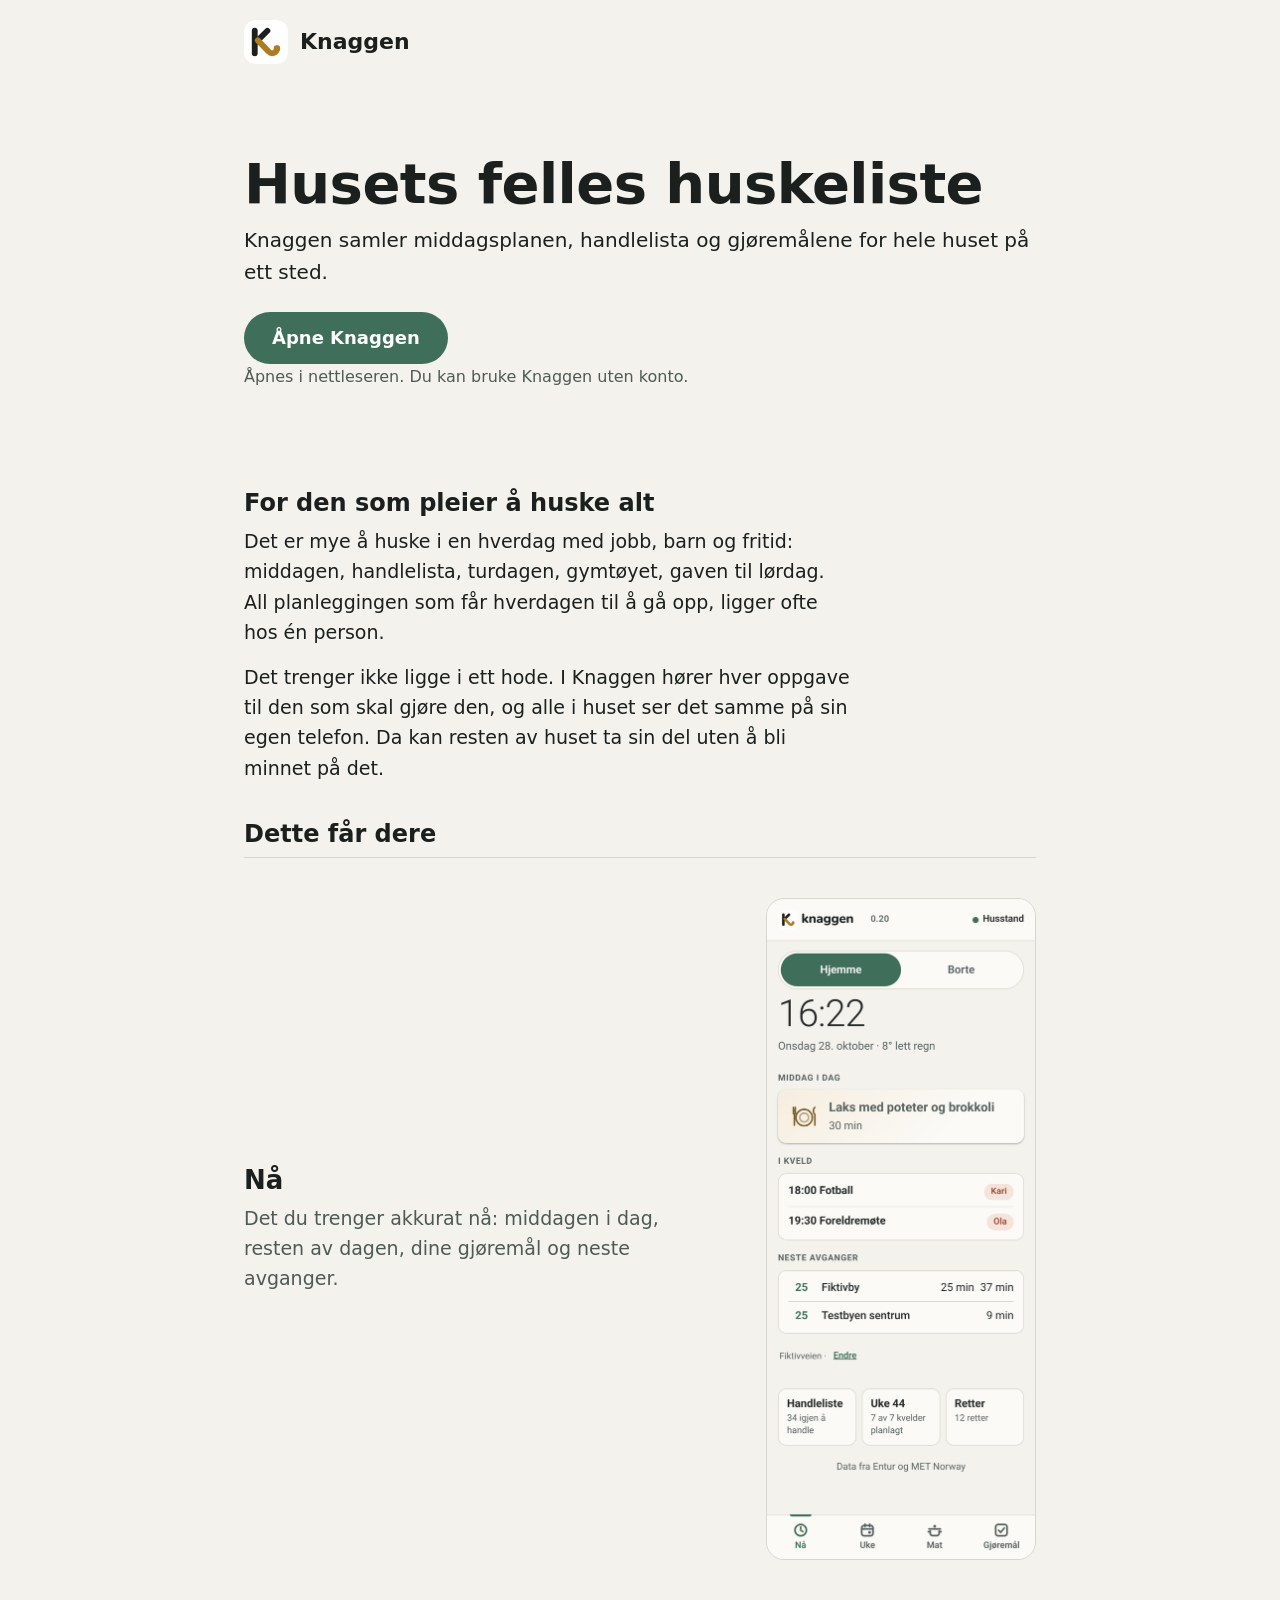
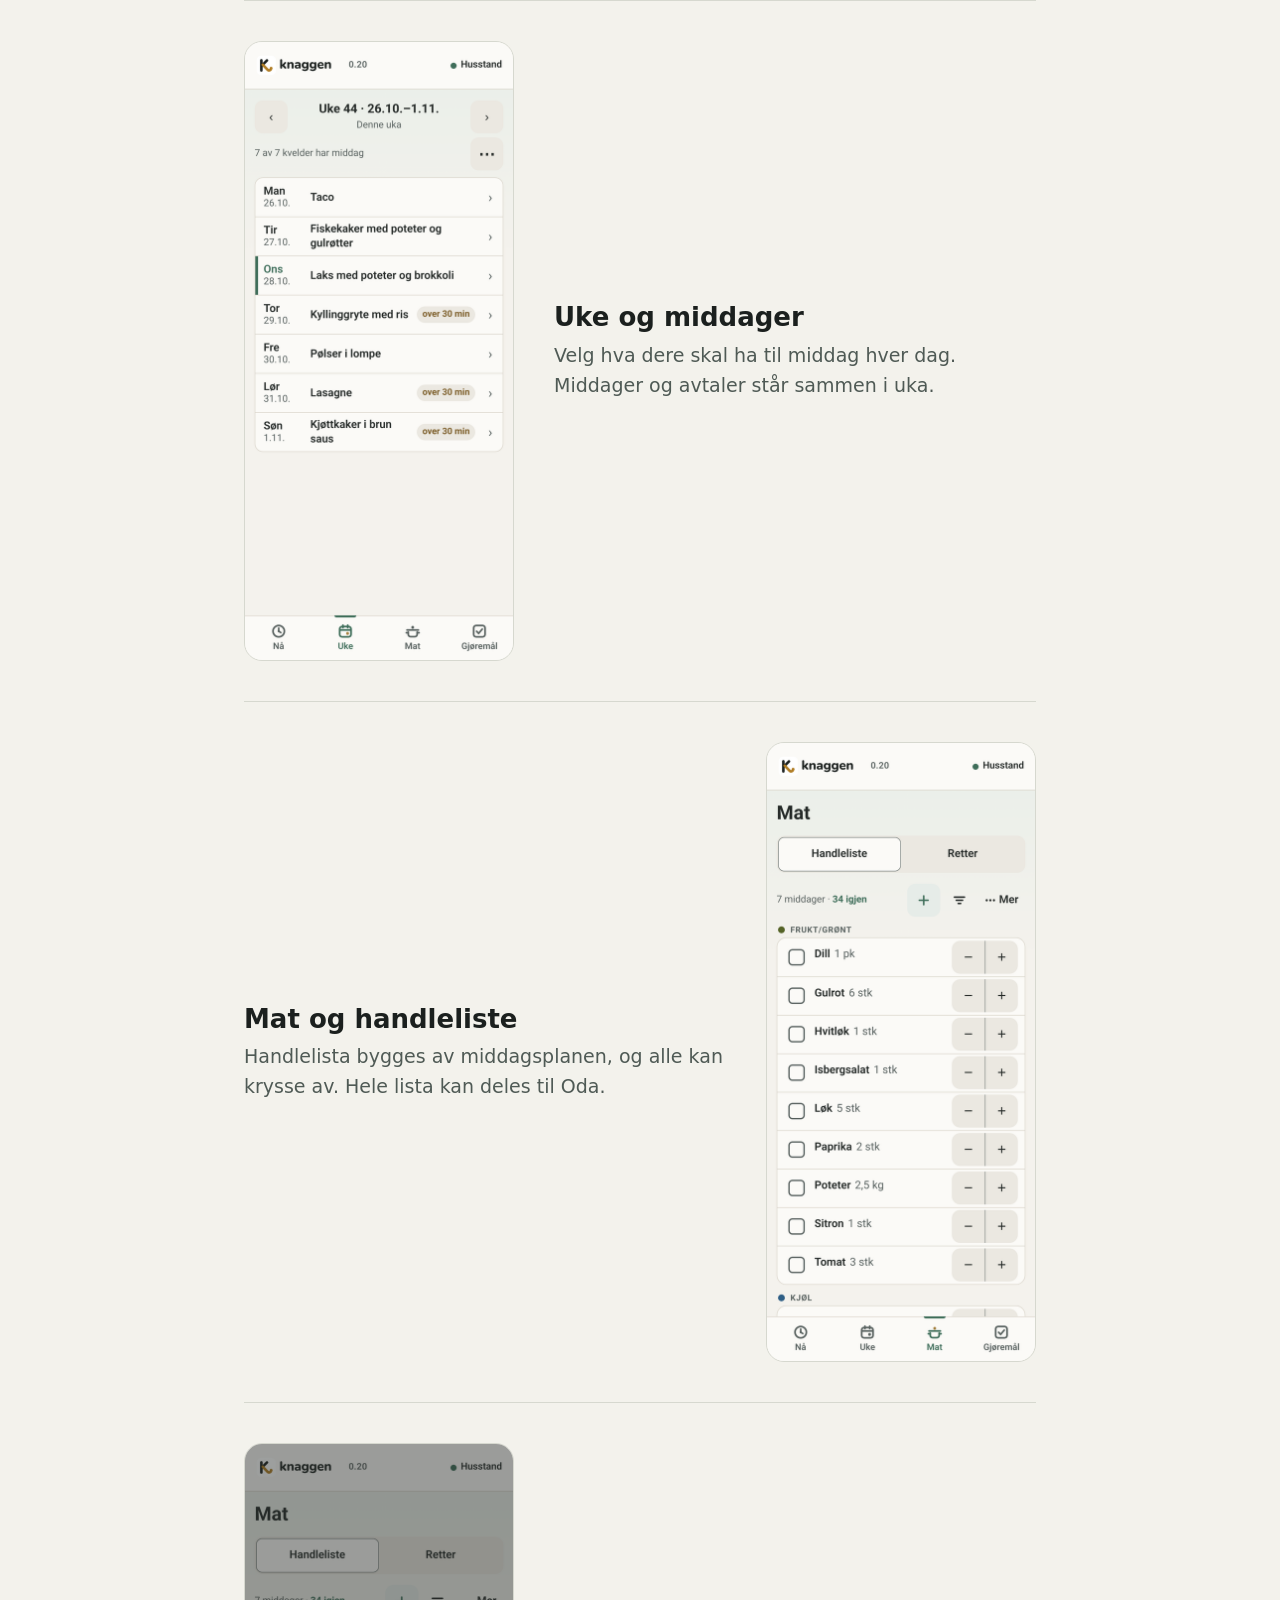
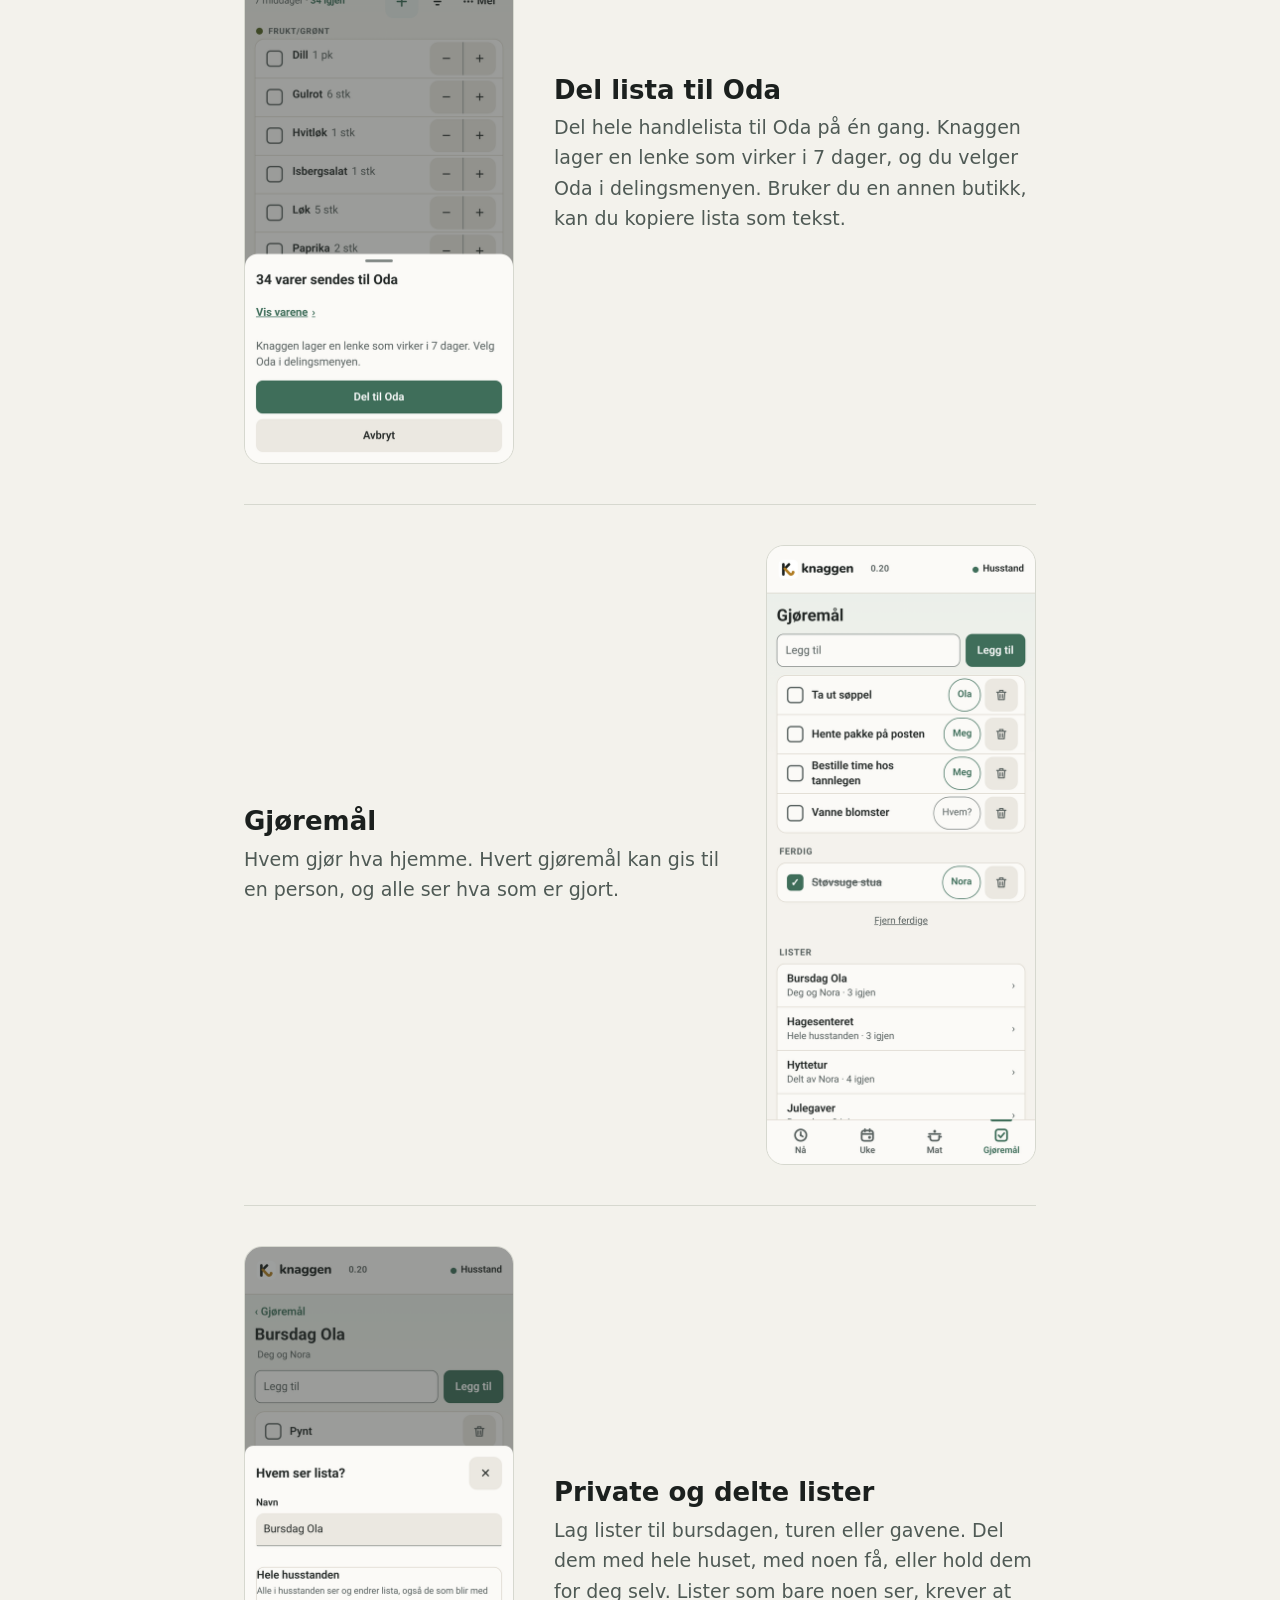
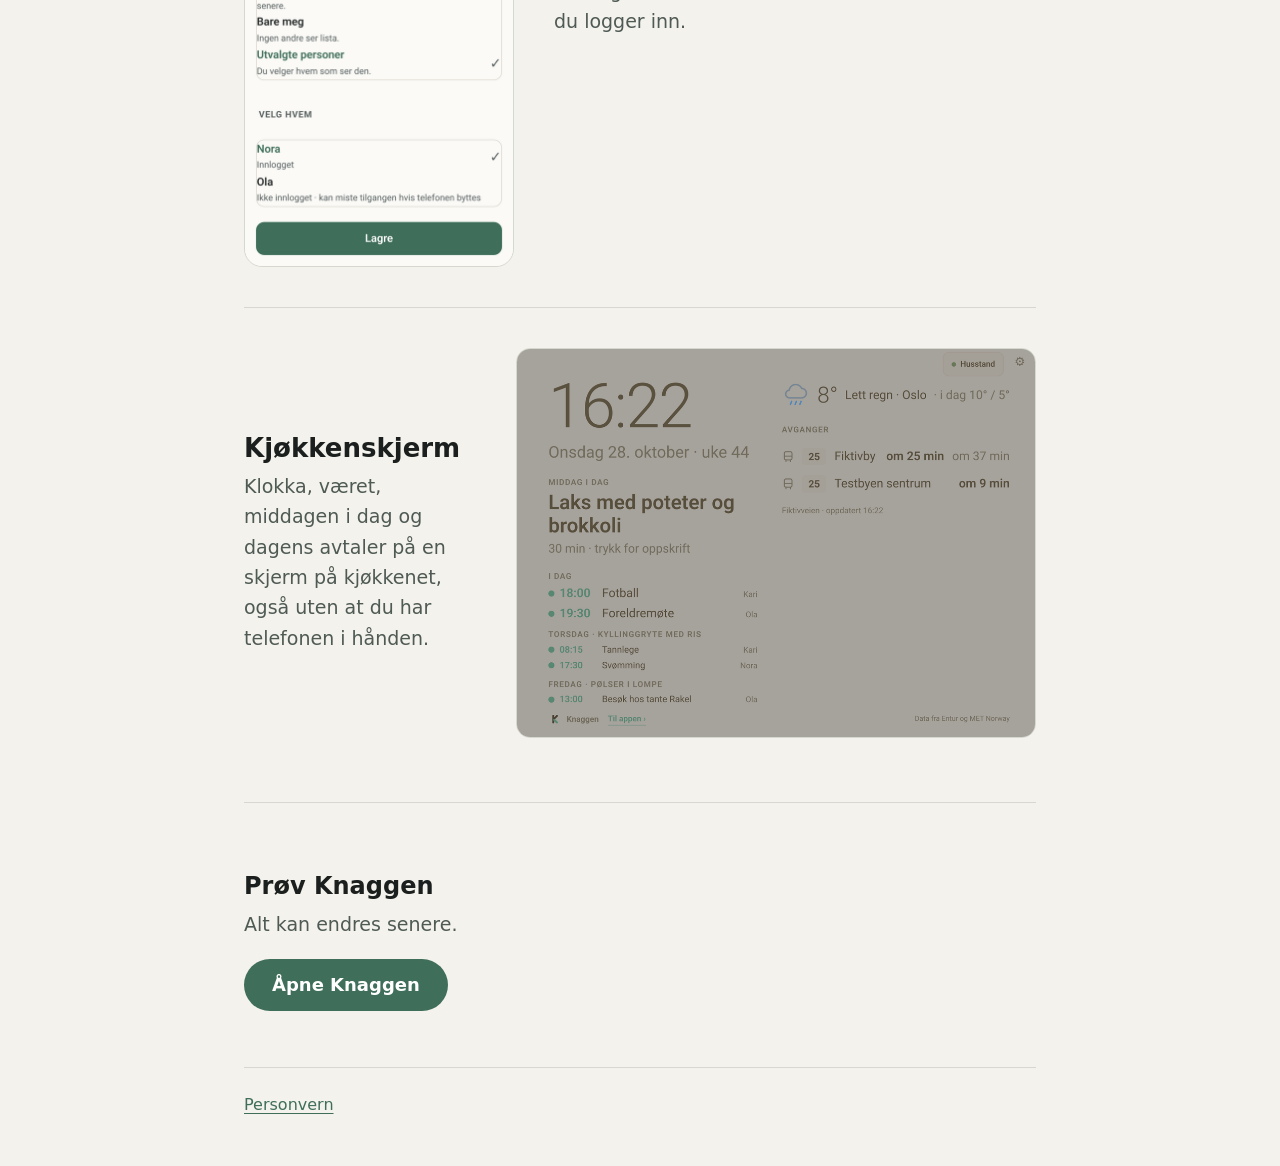
<file: index.html>
<!doctype html>
<html lang="nb-NO">
<head>
<meta charset="utf-8">
<meta name="viewport" content="width=device-width, initial-scale=1">
<title>Knaggen – Husets felles huskeliste</title>
<meta name="description" content="Knaggen samler middagsplanen, handlelista og gjøremålene for hele huset på ett sted.">
<meta name="theme-color" content="#f3f2ec">
<link rel="icon" href="/logo/favicon.svg" type="image/svg+xml">
<link rel="icon" href="/logo/favicon.ico" sizes="48x48">
<link rel="apple-touch-icon" href="/logo/apple-touch-icon.png">
<link rel="stylesheet" href="/style.css">
</head>
<body>
<div class="side">
  <header class="topp">
    <a class="merke" href="/"><img src="/logo/knaggen-ikon.svg" width="44" height="44" alt="">Knaggen</a>
  </header>
  <main>
    <section class="hero">
      <h1>Husets felles huskeliste</h1>
      <p class="ingress">Knaggen samler middagsplanen, handlelista og gjøremålene for hele huset på ett sted.</p>
      <a class="knapp" href="https://app.knaggen.no">Åpne Knaggen</a>
      <p class="liten">Åpnes i nettleseren. Du kan bruke Knaggen uten konto.</p>
    </section>

    <section class="del" aria-labelledby="hvem">
      <h2 class="sek" id="hvem">For den som pleier å huske alt</h2>
      <p>Det er mye å huske i en hverdag med jobb, barn og fritid: middagen, handlelista, turdagen, gymtøyet, gaven til lørdag. All planleggingen som får hverdagen til å gå opp, ligger ofte hos én person.</p>
      <p>Det trenger ikke ligge i ett hode. I Knaggen hører hver oppgave til den som skal gjøre den, og alle i huset ser det samme på sin egen telefon. Da kan resten av huset ta sin del uten å bli minnet på det.</p>
    </section>

    <section class="del" aria-labelledby="funk">
      <h2 class="sek" id="funk">Dette får dere</h2>
    <article class="funk">
      <div class="funk-tekst"><h3>Nå</h3><p>Det du trenger akkurat nå: middagen i dag, resten av dagen, dine gjøremål og neste avganger.</p></div>
      <figure><img src="/bilder/na.png" width="540" height="1329" alt="Skjermen Nå på telefon: middag i dag, avtaler i kveld og neste avganger"></figure>
    </article>
    <article class="funk">
      <div class="funk-tekst"><h3>Uke og middager</h3><p>Velg hva dere skal ha til middag hver dag. Middager og avtaler står sammen i uka.</p></div>
      <figure><img src="/bilder/uke.png" width="540" height="1246" alt="Skjermen Uke på telefon med middager og avtaler for hver dag"></figure>
    </article>
    <article class="funk">
      <div class="funk-tekst"><h3>Mat og handleliste</h3><p>Handlelista bygges av middagsplanen, og alle kan krysse av. Hele lista kan deles til Oda.</p></div>
      <figure><img src="/bilder/mat.png" width="540" height="1246" alt="Skjermen Mat på telefon med handleliste for ukas middager"></figure>
    </article>
    <article class="funk">
      <div class="funk-tekst"><h3>Del lista til Oda</h3><p>Del hele handlelista til Oda på én gang. Knaggen lager en lenke som virker i 7 dager, og du velger Oda i delingsmenyen. Bruker du en annen butikk, kan du kopiere lista som tekst.</p></div>
      <figure><img src="/bilder/oda.png" width="540" height="1246" alt="Arket «34 varer sendes til Oda» med knappene Del til Oda og Avbryt"></figure>
    </article>
    <article class="funk">
      <div class="funk-tekst"><h3>Gjøremål</h3><p>Hvem gjør hva hjemme. Hvert gjøremål kan gis til en person, og alle ser hva som er gjort.</p></div>
      <figure><img src="/bilder/gjoremal.png" width="540" height="1246" alt="Skjermen Gjøremål på telefon med oppgaver og navn på hvem som har dem"></figure>
    </article>
    <article class="funk">
      <div class="funk-tekst"><h3>Private og delte lister</h3><p>Lag lister til bursdagen, turen eller gavene. Del dem med hele huset, med noen få, eller hold dem for deg selv. Lister som bare noen ser, krever at du logger inn.</p></div>
      <figure><img src="/bilder/lister.png" width="540" height="1246" alt="Arket «Hvem ser lista?» med valgene Hele husstanden, Bare meg og Utvalgte personer"></figure>
    </article>
    <article class="funk bred">
      <div class="funk-tekst"><h3>Kjøkkenskjerm</h3><p>Klokka, været, middagen i dag og dagens avtaler på en skjerm på kjøkkenet, også uten at du har telefonen i hånden.</p></div>
      <figure><img src="/bilder/kjokken.png" width="1024" height="768" alt="Kjøkkenskjermen med klokke, vær, middag i dag og dagens avtaler"></figure>
    </article>
    </section>

    <section class="slutt">
      <h2 class="sek">Prøv Knaggen</h2>
      <p>Alt kan endres senere.</p>
      <a class="knapp" href="https://app.knaggen.no">Åpne Knaggen</a>
    </section>
  </main>
  <footer>
    <p><a href="/personvern">Personvern</a></p>
  </footer>
</div>
</body>
</html>
</file>
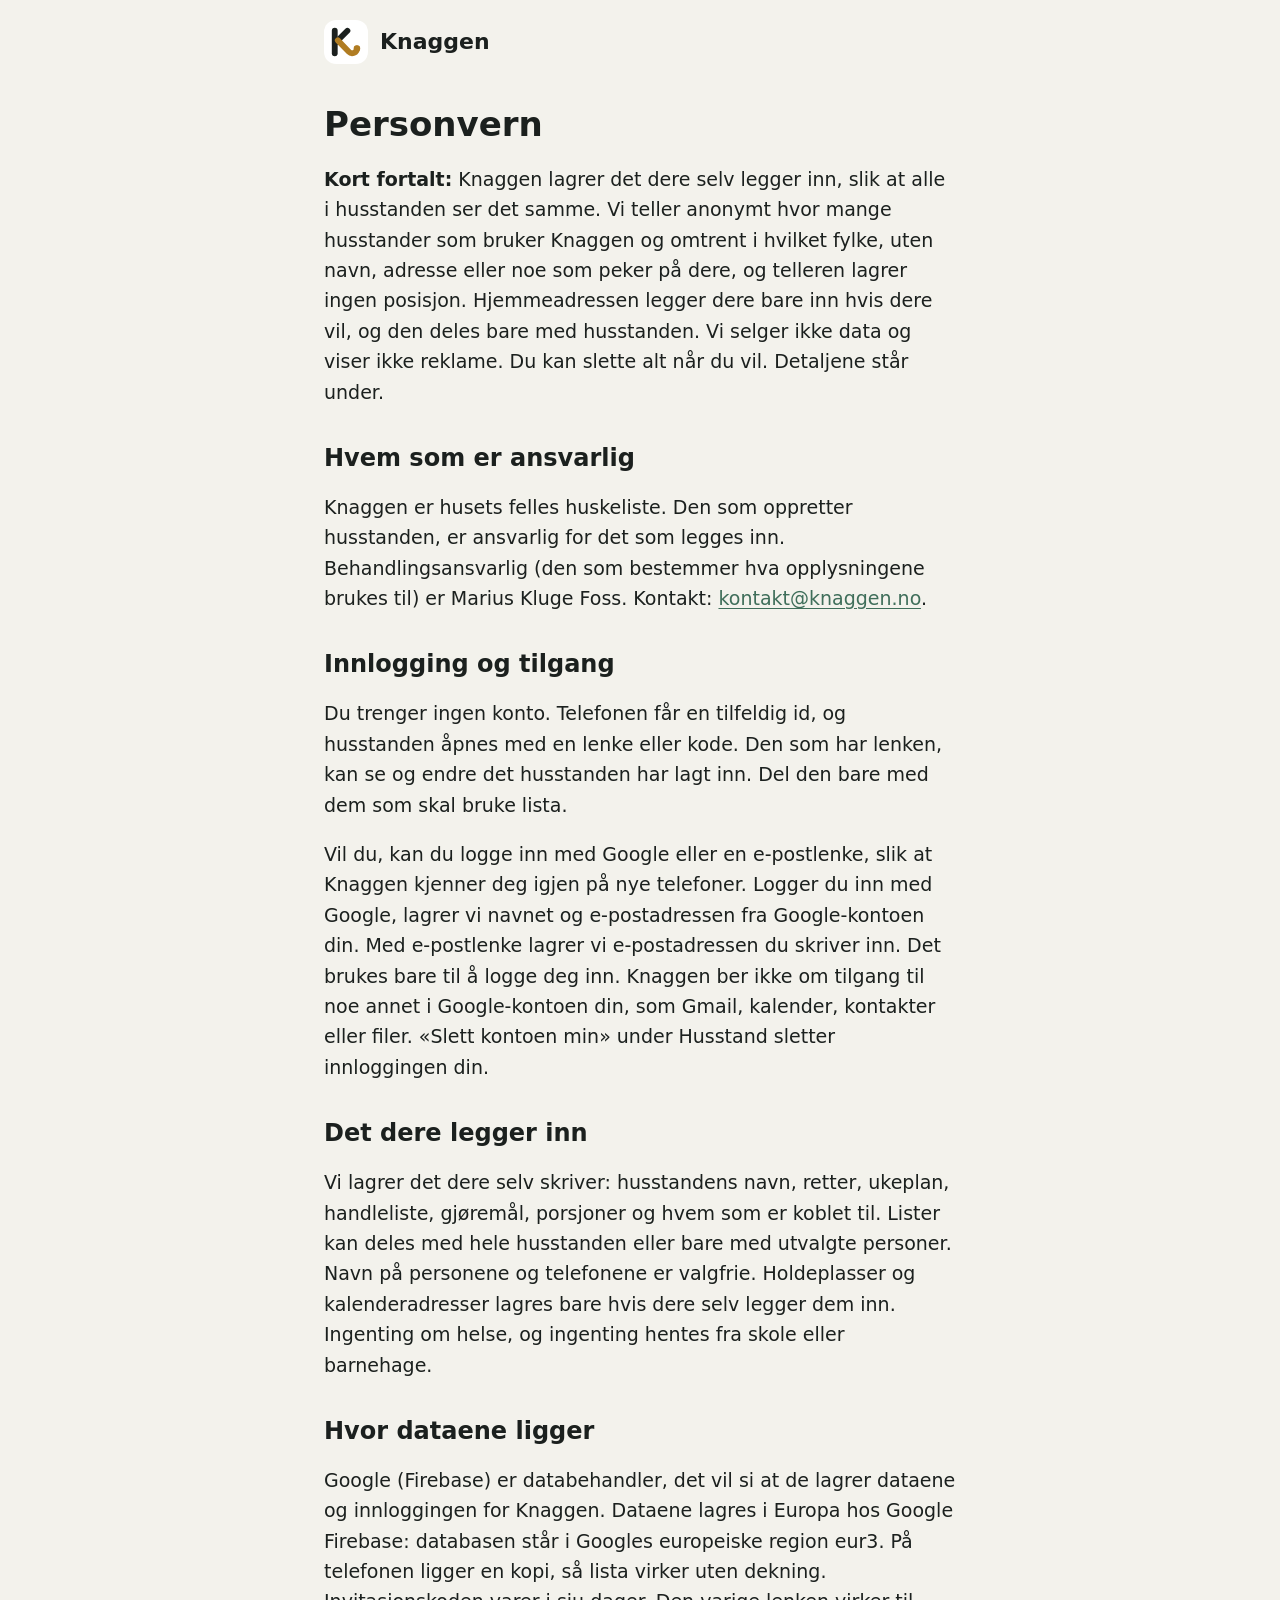
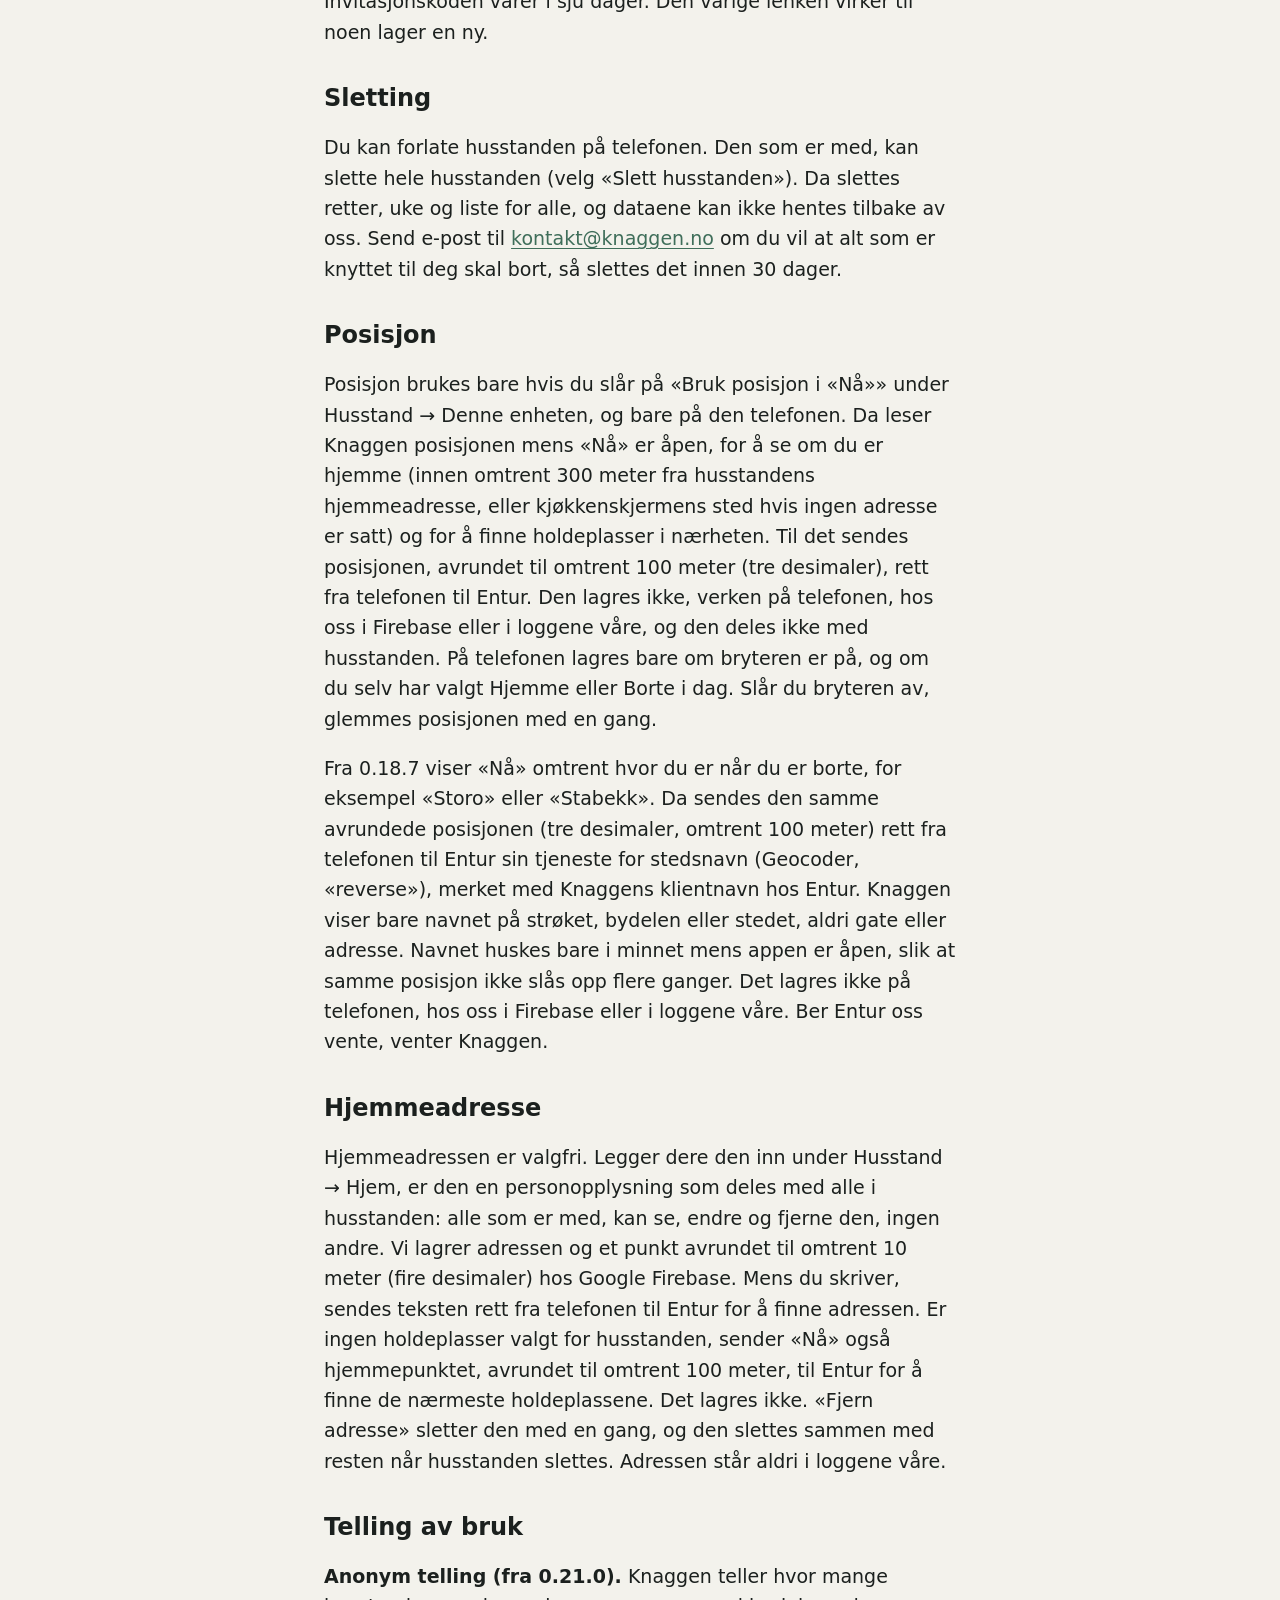
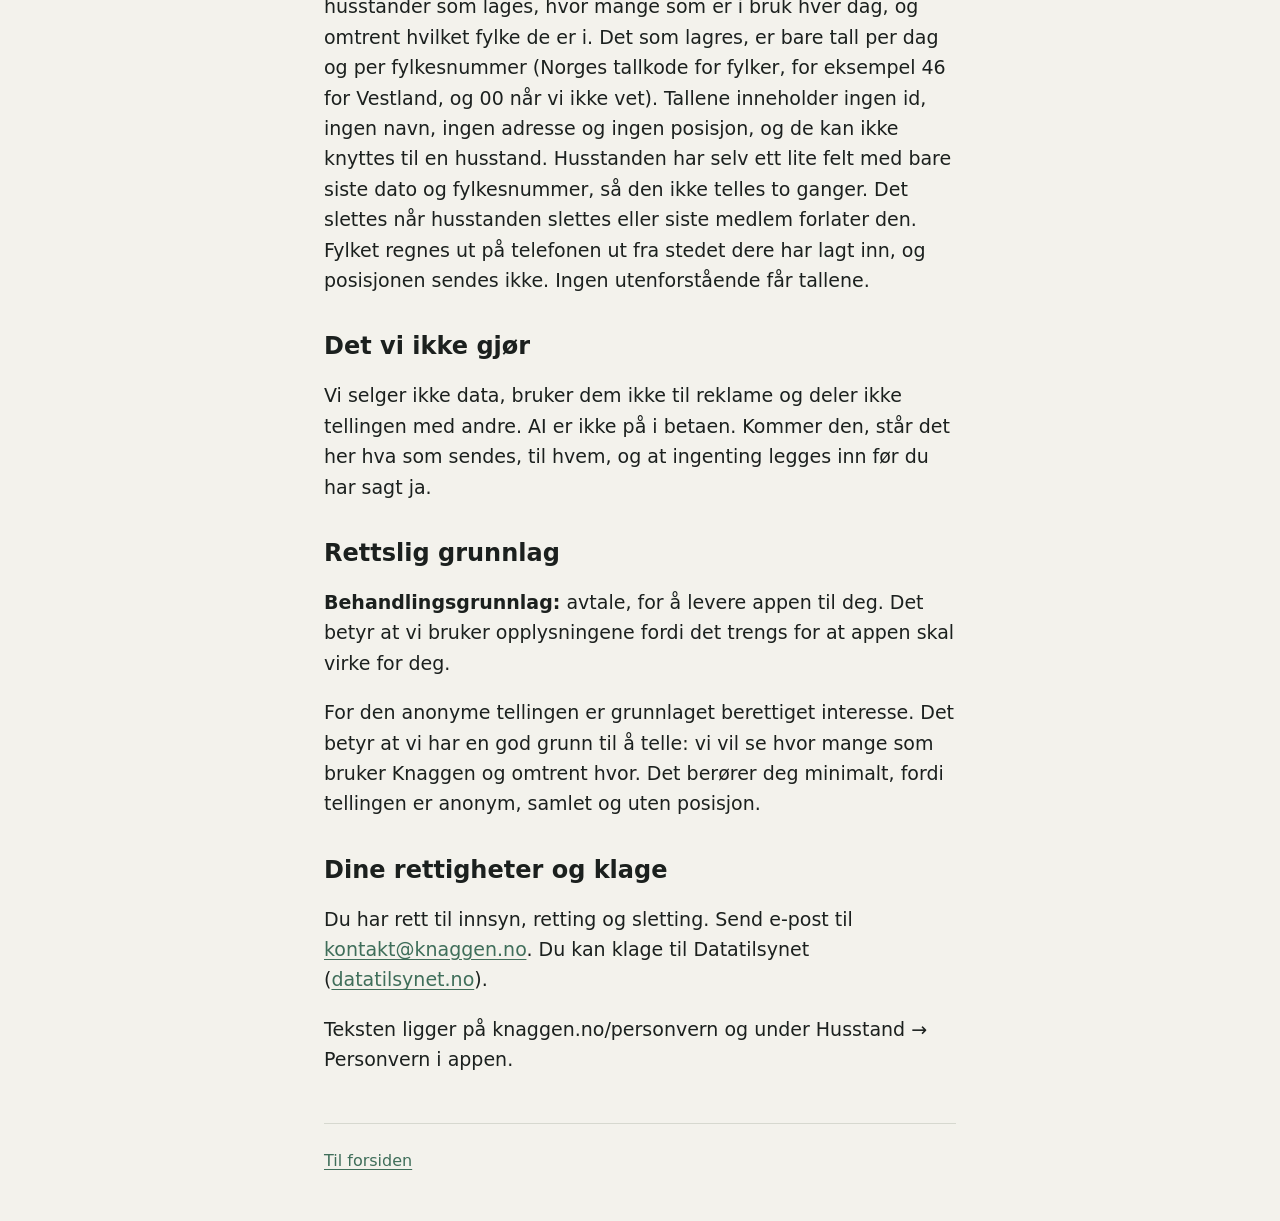
<file: personvern.html>
<!doctype html>
<html lang="nb-NO">
<head>
<meta charset="utf-8">
<meta name="viewport" content="width=device-width, initial-scale=1">
<title>Personvern – Knaggen</title>
<meta name="description" content="Hva Knaggen lagrer om deg og husstanden din, og hvordan du sletter det.">
<meta name="theme-color" content="#f3f2ec">
<link rel="icon" href="/logo/favicon.svg" type="image/svg+xml">
<link rel="icon" href="/logo/favicon.ico" sizes="48x48">
<link rel="apple-touch-icon" href="/logo/apple-touch-icon.png">
<link rel="stylesheet" href="/style.css">
</head>
<body>
<div class="side tekst">
  <header class="topp">
    <a class="merke" href="/"><img src="/logo/knaggen-ikon.svg" width="44" height="44" alt="">Knaggen</a>
  </header>
  <main>
    <h1 class="sidetittel">Personvern</h1>

    <p><b>Kort fortalt:</b> Knaggen lagrer det dere selv legger inn, slik at alle i husstanden ser det samme. Vi teller anonymt hvor mange husstander som bruker Knaggen og omtrent i hvilket fylke, uten navn, adresse eller noe som peker på dere, og telleren lagrer ingen posisjon. Hjemmeadressen legger dere bare inn hvis dere vil, og den deles bare med husstanden. Vi selger ikke data og viser ikke reklame. Du kan slette alt når du vil. Detaljene står under.</p>

    <h2 class="sek">Hvem som er ansvarlig</h2>
    <p>Knaggen er husets felles huskeliste. Den som oppretter husstanden, er ansvarlig for det som legges inn. Behandlingsansvarlig (den som bestemmer hva opplysningene brukes til) er Marius Kluge Foss. Kontakt: <a href="mailto:kontakt@knaggen.no">kontakt@knaggen.no</a>.</p>

    <h2 class="sek">Innlogging og tilgang</h2>
    <p>Du trenger ingen konto. Telefonen får en tilfeldig id, og husstanden åpnes med en lenke eller kode. Den som har lenken, kan se og endre det husstanden har lagt inn. Del den bare med dem som skal bruke lista.</p>
    <p>Vil du, kan du logge inn med Google eller en e-postlenke, slik at Knaggen kjenner deg igjen på nye telefoner. Logger du inn med Google, lagrer vi navnet og e-postadressen fra Google-kontoen din. Med e-postlenke lagrer vi e-postadressen du skriver inn. Det brukes bare til å logge deg inn. Knaggen ber ikke om tilgang til noe annet i Google-kontoen din, som Gmail, kalender, kontakter eller filer. «Slett kontoen min» under Husstand sletter innloggingen din.</p>

    <h2 class="sek">Det dere legger inn</h2>
    <p>Vi lagrer det dere selv skriver: husstandens navn, retter, ukeplan, handleliste, gjøremål, porsjoner og hvem som er koblet til. Lister kan deles med hele husstanden eller bare med utvalgte personer. Navn på personene og telefonene er valgfrie. Holdeplasser og kalenderadresser lagres bare hvis dere selv legger dem inn. Ingenting om helse, og ingenting hentes fra skole eller barnehage.</p>

    <h2 class="sek">Hvor dataene ligger</h2>
    <p>Google (Firebase) er databehandler, det vil si at de lagrer dataene og innloggingen for Knaggen. Dataene lagres i Europa hos Google Firebase: databasen står i Googles europeiske region eur3. På telefonen ligger en kopi, så lista virker uten dekning. Invitasjonskoden varer i sju dager. Den varige lenken virker til noen lager en ny.</p>

    <h2 class="sek">Sletting</h2>
    <p>Du kan forlate husstanden på telefonen. Den som er med, kan slette hele husstanden (velg «Slett husstanden»). Da slettes retter, uke og liste for alle, og dataene kan ikke hentes tilbake av oss. Send e-post til <a href="mailto:kontakt@knaggen.no">kontakt@knaggen.no</a> om du vil at alt som er knyttet til deg skal bort, så slettes det innen 30 dager.</p>

    <h2 class="sek">Posisjon</h2>
    <p>Posisjon brukes bare hvis du slår på «Bruk posisjon i «Nå»» under Husstand → Denne enheten, og bare på den telefonen. Da leser Knaggen posisjonen mens «Nå» er åpen, for å se om du er hjemme (innen omtrent 300 meter fra husstandens hjemmeadresse, eller kjøkkenskjermens sted hvis ingen adresse er satt) og for å finne holdeplasser i nærheten. Til det sendes posisjonen, avrundet til omtrent 100 meter (tre desimaler), rett fra telefonen til Entur. Den lagres ikke, verken på telefonen, hos oss i Firebase eller i loggene våre, og den deles ikke med husstanden. På telefonen lagres bare om bryteren er på, og om du selv har valgt Hjemme eller Borte i dag. Slår du bryteren av, glemmes posisjonen med en gang.</p>
    <p>Fra 0.18.7 viser «Nå» omtrent hvor du er når du er borte, for eksempel «Storo» eller «Stabekk». Da sendes den samme avrundede posisjonen (tre desimaler, omtrent 100 meter) rett fra telefonen til Entur sin tjeneste for stedsnavn (Geocoder, «reverse»), merket med Knaggens klientnavn hos Entur. Knaggen viser bare navnet på strøket, bydelen eller stedet, aldri gate eller adresse. Navnet huskes bare i minnet mens appen er åpen, slik at samme posisjon ikke slås opp flere ganger. Det lagres ikke på telefonen, hos oss i Firebase eller i loggene våre. Ber Entur oss vente, venter Knaggen.</p>

    <h2 class="sek">Hjemmeadresse</h2>
    <p>Hjemmeadressen er valgfri. Legger dere den inn under Husstand → Hjem, er den en personopplysning som deles med alle i husstanden: alle som er med, kan se, endre og fjerne den, ingen andre. Vi lagrer adressen og et punkt avrundet til omtrent 10 meter (fire desimaler) hos Google Firebase. Mens du skriver, sendes teksten rett fra telefonen til Entur for å finne adressen. Er ingen holdeplasser valgt for husstanden, sender «Nå» også hjemmepunktet, avrundet til omtrent 100 meter, til Entur for å finne de nærmeste holdeplassene. Det lagres ikke. «Fjern adresse» sletter den med en gang, og den slettes sammen med resten når husstanden slettes. Adressen står aldri i loggene våre.</p>

    <h2 class="sek">Telling av bruk</h2>
    <p><b>Anonym telling (fra 0.21.0).</b> Knaggen teller hvor mange husstander som lages, hvor mange som er i bruk hver dag, og omtrent hvilket fylke de er i. Det som lagres, er bare tall per dag og per fylkesnummer (Norges tallkode for fylker, for eksempel 46 for Vestland, og 00 når vi ikke vet). Tallene inneholder ingen id, ingen navn, ingen adresse og ingen posisjon, og de kan ikke knyttes til en husstand. Husstanden har selv ett lite felt med bare siste dato og fylkesnummer, så den ikke telles to ganger. Det slettes når husstanden slettes eller siste medlem forlater den. Fylket regnes ut på telefonen ut fra stedet dere har lagt inn, og posisjonen sendes ikke. Ingen utenforstående får tallene.</p>

    <h2 class="sek">Det vi ikke gjør</h2>
    <p>Vi selger ikke data, bruker dem ikke til reklame og deler ikke tellingen med andre. AI er ikke på i betaen. Kommer den, står det her hva som sendes, til hvem, og at ingenting legges inn før du har sagt ja.</p>

    <h2 class="sek">Rettslig grunnlag</h2>
    <p><b>Behandlingsgrunnlag:</b> avtale, for å levere appen til deg. Det betyr at vi bruker opplysningene fordi det trengs for at appen skal virke for deg.</p>
    <p>For den anonyme tellingen er grunnlaget berettiget interesse. Det betyr at vi har en god grunn til å telle: vi vil se hvor mange som bruker Knaggen og omtrent hvor. Det berører deg minimalt, fordi tellingen er anonym, samlet og uten posisjon.</p>

    <h2 class="sek">Dine rettigheter og klage</h2>
    <p>Du har rett til innsyn, retting og sletting. Send e-post til <a href="mailto:kontakt@knaggen.no">kontakt@knaggen.no</a>. Du kan klage til Datatilsynet (<a href="https://www.datatilsynet.no">datatilsynet.no</a>).</p>
    <p>Teksten ligger på knaggen.no/personvern og under Husstand → Personvern i appen.</p>
  </main>
  <footer>
    <p><a href="/">Til forsiden</a></p>
  </footer>
</div>
</body>
</html>
</file>
<file: style.css>
/* Knaggen – nettside. Statisk, ingen eksterne avhengigheter. Salvie, rolig, mobil først. */
:root { --bg: #f3f2ec; --card: #fbfaf6; --ink: #1b201e; --muted: #4f5a55; --brand: #3f6e5a; --brand-ink: #ffffff; --line: #d6d8cf; --soft: #e3ece6; --warn-bg: #fff1c9; --warn-ink: #5a4100; }
* { box-sizing: border-box; }
html { -webkit-text-size-adjust: 100%; }
body { margin: 0; background: var(--bg); color: var(--ink); font: 18px/1.6 system-ui, -apple-system, "Segoe UI", Roboto, "Helvetica Neue", Arial, sans-serif; }
a { color: var(--brand); text-underline-offset: 3px; }
a:focus-visible, .knapp:focus-visible { outline: 3px solid var(--ink); outline-offset: 3px; }
.side { max-width: 40rem; margin: 0 auto; padding: 0 20px; }
header.topp { padding: 20px 0 8px; display: flex; align-items: center; gap: 12px; }
header.topp a.merke { display: inline-flex; align-items: center; gap: 12px; color: var(--ink); text-decoration: none; font-weight: 700; font-size: 22px; }
header.topp img { width: 44px; height: 44px; border-radius: 12px; display: block; }
.hero { padding: 40px 0 32px; }
.hero h1 { margin: 0 0 8px; font-size: 40px; line-height: 1.15; letter-spacing: -.01em; }
.tagline { margin: 0 0 24px; font-size: 22px; color: var(--muted); }
.hero p { margin: 0 0 14px; }
.knapp { display: inline-flex; align-items: center; justify-content: center; min-height: 52px; padding: 0 28px; margin-top: 12px; border-radius: 26px; background: var(--brand); color: var(--brand-ink); font-weight: 700; font-size: 18px; text-decoration: none; }
.knapp:hover { background: #335b4a; }
.kort { background: var(--card); border: 1px solid var(--line); border-radius: 16px; padding: 20px; margin: 0 0 24px; }
.kort h2 { margin: 0 0 6px; font-size: 20px; }
.kort p { margin: 0; color: var(--muted); }
.tre { display: grid; gap: 12px; margin: 0 0 32px; }
h2.sek { font-size: 24px; margin: 36px 0 8px; line-height: 1.25; }
h1.sidetittel { font-size: 34px; line-height: 1.2; margin: 32px 0 8px; }
.ingress { color: var(--muted); margin: 0 0 8px; }
ul { padding-left: 1.2em; margin: 8px 0 16px; }
li { margin: 6px 0; }
footer { border-top: 1px solid var(--line); margin-top: 48px; padding: 24px 0 40px; color: var(--muted); font-size: 16px; }
footer p { margin: 0 0 8px; }
.apent { background: var(--warn-bg); color: var(--warn-ink); padding: 1px 6px; border-radius: 6px; font-weight: 600; font-size: .92em; }
.dato { color: var(--muted); font-size: 16px; }
@media (min-width: 720px) {
  body { font-size: 19px; }
  .hero { padding: 80px 0 48px; }
  .hero h1 { font-size: 56px; }
  .tagline { font-size: 26px; }
  .tre { grid-template-columns: repeat(3, 1fr); }
  .side { max-width: 52rem; }
  .side.tekst { max-width: 42rem; }
}
/* Forside: intro */
.ingress { font-size: 20px; }
.hero .ingress { color: var(--ink); margin: 0 0 12px; }
.liten { font-size: 16px; color: var(--muted); margin: 12px 0 0; }
.del { margin: 0 0 24px; }
.del p { margin: 0 0 14px; max-width: 38rem; }
.funk { display: grid; gap: 16px; padding: 28px 0; border-top: 1px solid var(--line); }
.funk h3 { margin: 0 0 6px; font-size: 22px; line-height: 1.25; }
.funk p { margin: 0; color: var(--muted); max-width: 30rem; }
.funk figure { margin: 0; }
.funk img { display: block; width: 100%; max-width: 270px; height: auto; border: 1px solid var(--line); border-radius: 18px; background: var(--card); }
.funk.bred img { max-width: 520px; border-radius: 14px; }
.slutt { border-top: 1px solid var(--line); padding: 32px 0 8px; }
.slutt p { margin: 0 0 8px; color: var(--muted); }
@media (min-width: 720px) {
  .funk { grid-template-columns: 1fr 270px; align-items: center; gap: 40px; padding: 40px 0; }
  .funk:nth-of-type(even) { grid-template-columns: 270px 1fr; }
  .funk:nth-of-type(even) .funk-tekst { order: 2; }
  .funk.bred, .funk.bred:nth-of-type(even) { grid-template-columns: 1fr 520px; }
  .funk.bred .funk-tekst { order: 0; }
  .funk h3 { font-size: 26px; }
}
</file>
